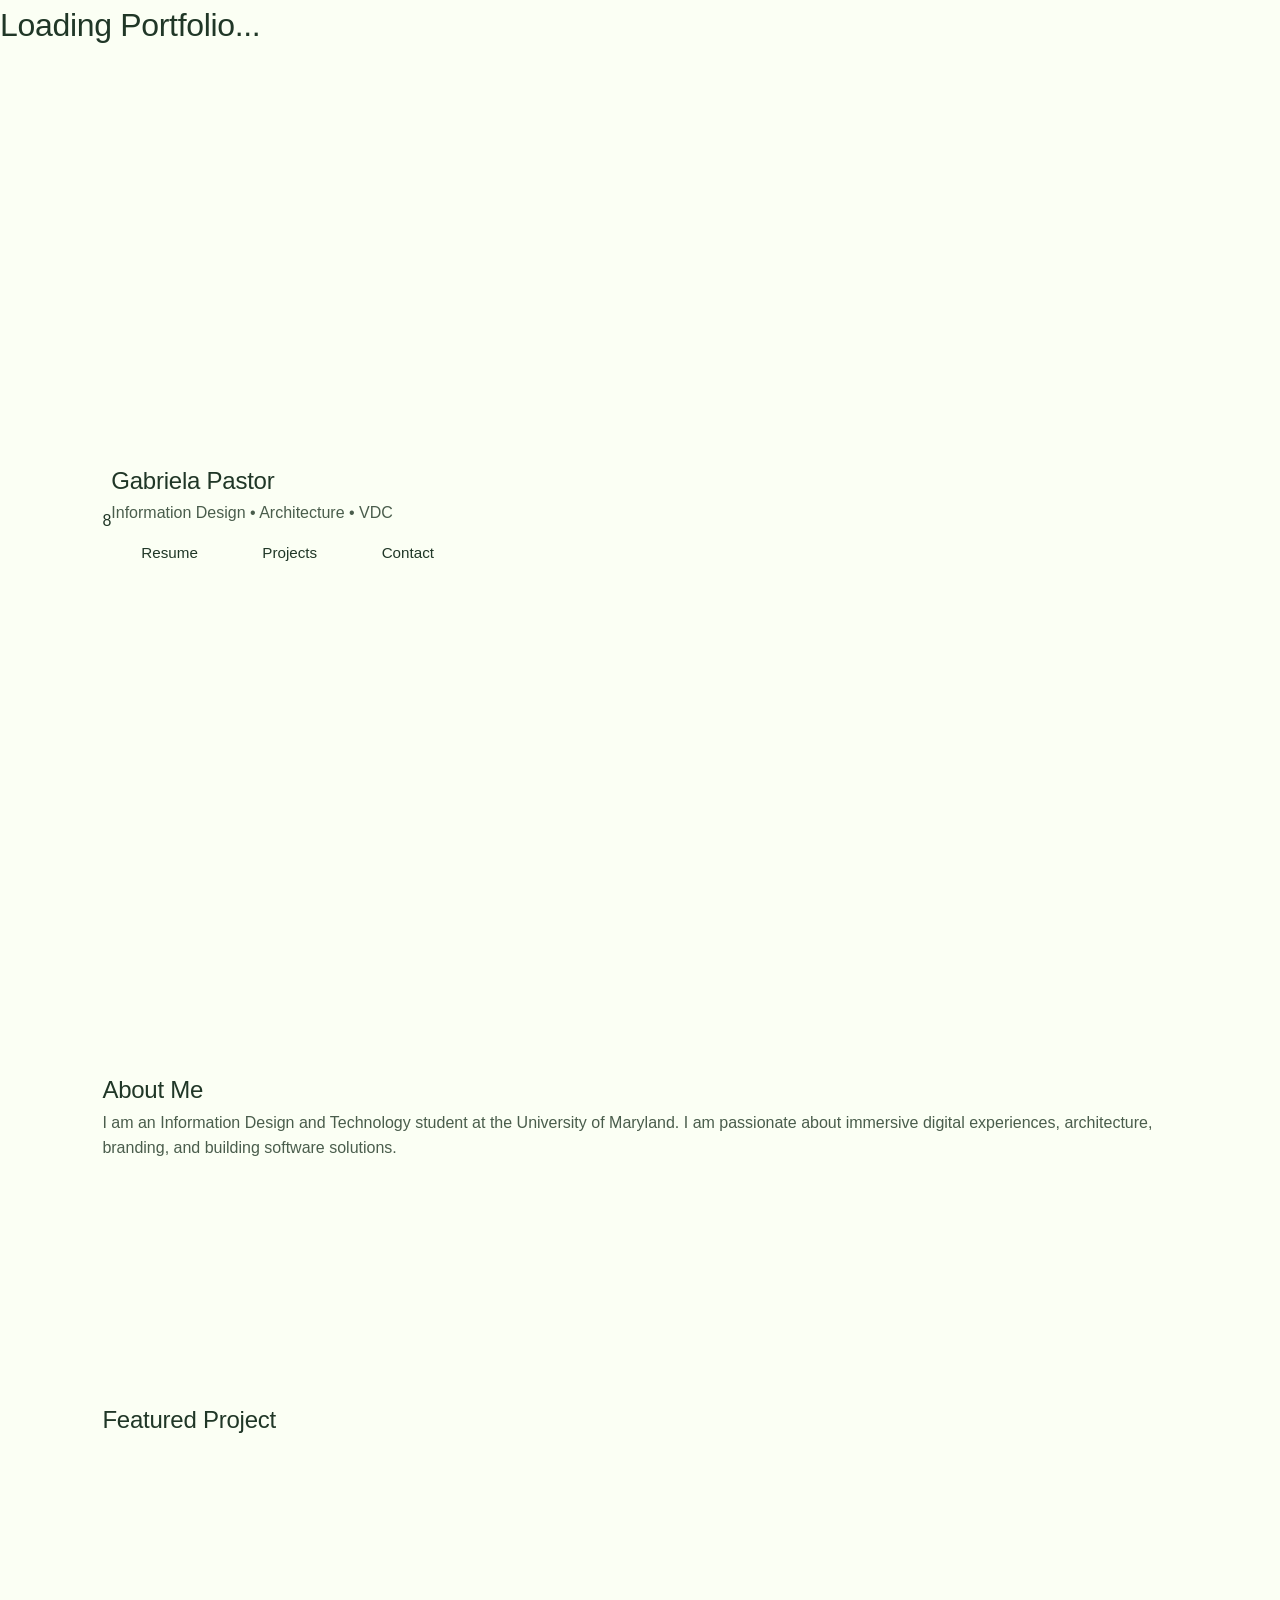
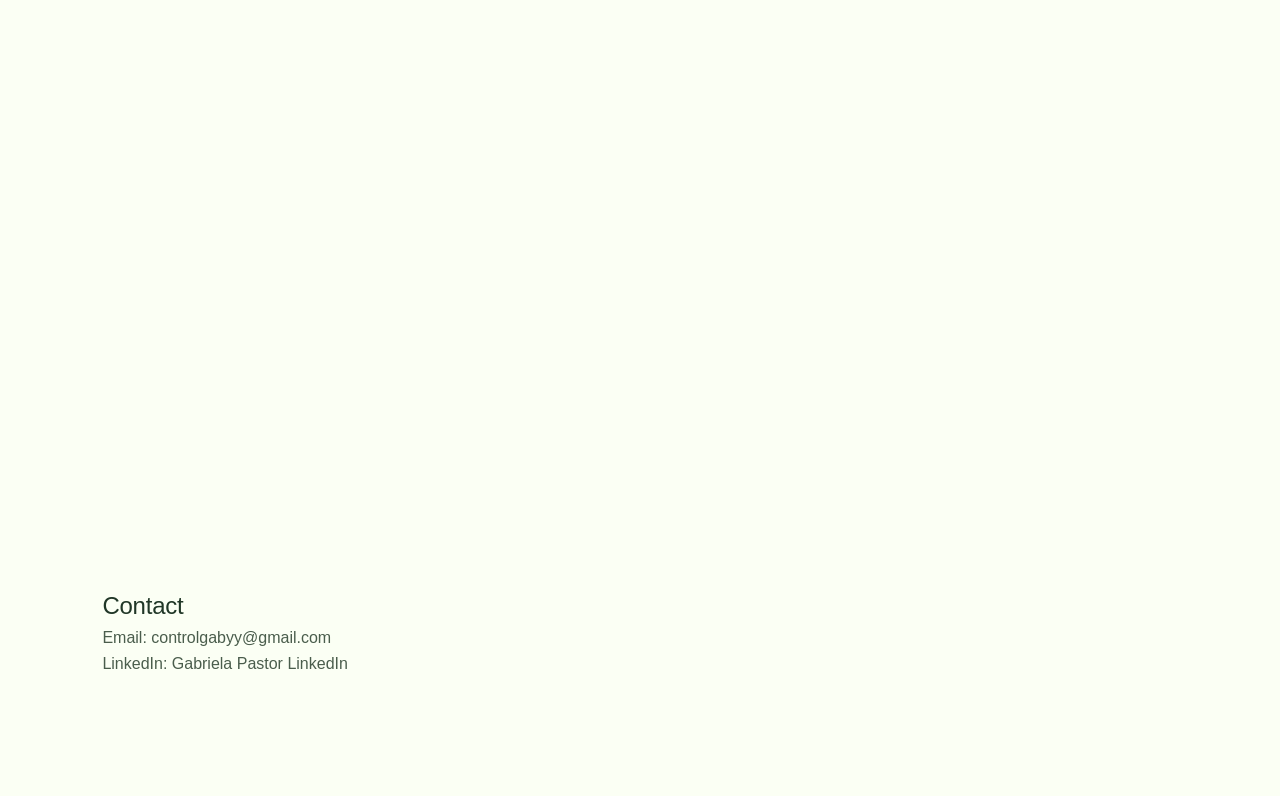
<file: Index.html>
<!DOCTYPE html>
<html lang="en">

<head>
  <meta charset="UTF-8">
  <meta name="viewport" content="width=device-width, initial-scale=1.0">

  <title>Gabriela Pastor Portfolio</title>

  <link rel="stylesheet" href="style.css">
</head>

<body>

  <!-- LOADER -->

  <div id="loader">

    <div class="loading-bubbles">
      <span></span>
      <span></span>
      <span></span>
    </div>

    <h1>Loading Portfolio...</h1>

  </div>

  <!-- FLOATING BALLS -->

  <div class="ball-container">

    <div class="ball"></div>
    <div class="ball"></div>
    <div class="ball"></div>
    <div class="ball"></div>
    <div class="ball"></div>

  </div>

  <!-- HERO -->

  <section class="hero">

    <div class="center-ball" id="mainBall">

      <div class="inner-eight">
        8
      </div>

    </div>

    <div class="hero-content">

      <h1>Gabriela Pastor</h1>

      <p>
        Information Design • Architecture • VDC
      </p>

      <div class="hero-buttons">

        <a href="resume.pdf" class="btn" target="_blank">
          Resume
        </a>

        <a href="#projects" class="btn secondary">
          Projects
        </a>

        <a href="#contact" class="btn secondary">
          Contact
        </a>

      </div>

    </div>

  </section>

  <!-- ABOUT -->

  <section class="section">

    <h2>About Me</h2>

    <p>
      I am an Information Design and Technology student at the University of Maryland. I am passionate about
      immersive digital experiences, architecture, branding, and building software solutions.
    </p>

  </section>

  <!-- PROJECTS -->

  <section class="section" id="projects">

    <h2>Featured Project</h2>

    <div class="card video-card">

      <iframe
        width="100%"
        height="500"
        src="https://www.youtube.com/embed/rOsHnGEO0bQ"
        title="Project Video"
        frameborder="0"
        allowfullscreen>
      </iframe>

    </div>

  </section>

  <!-- CONTACT -->

  <section class="section" id="contact">

    <h2>Contact</h2>

    <p>Email: controlgabyy@gmail.com</p>
    
<p>
  LinkedIn:
  <a href="https://www.linkedin.com/in/gabriela-pastor-1a924525a/" target="_blank">
    Gabriela Pastor LinkedIn
  </a>
</p>

  </section>

  <script src="script.js"></script>

</body>
</html>
</file>
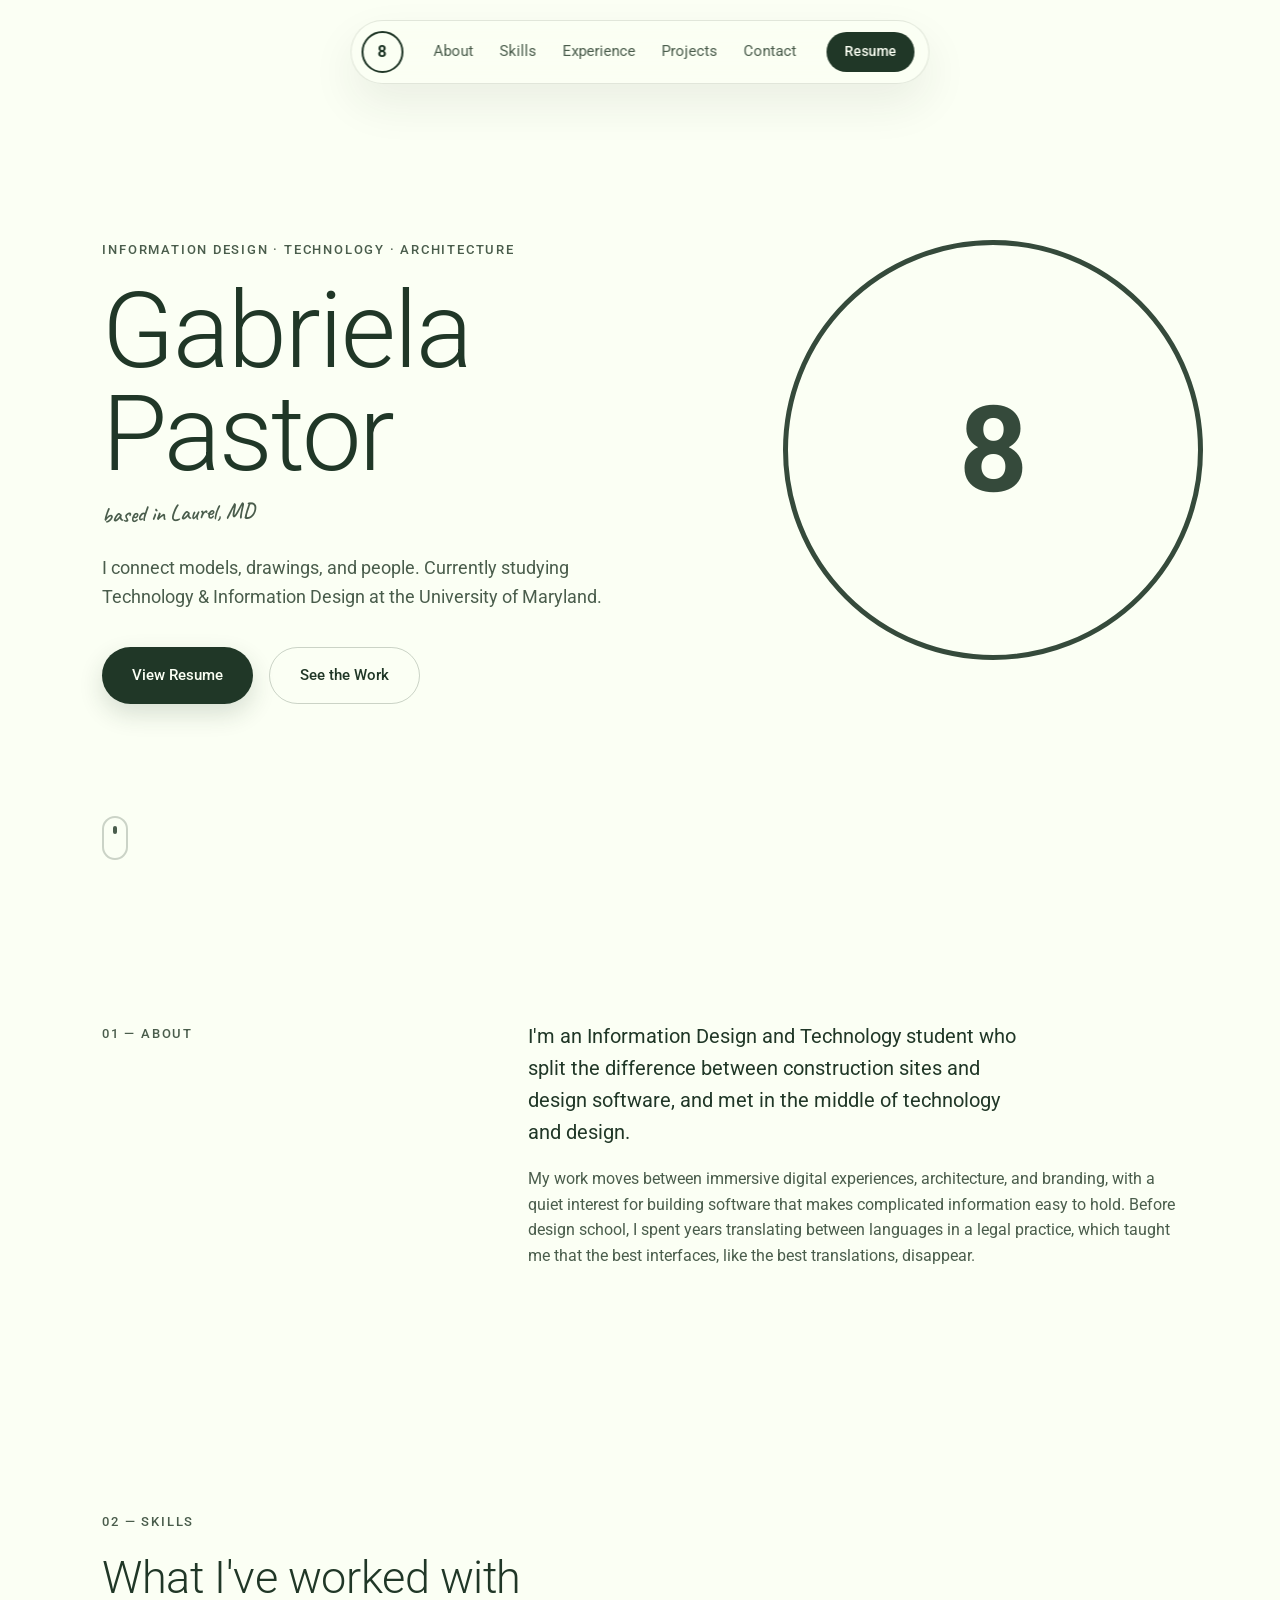
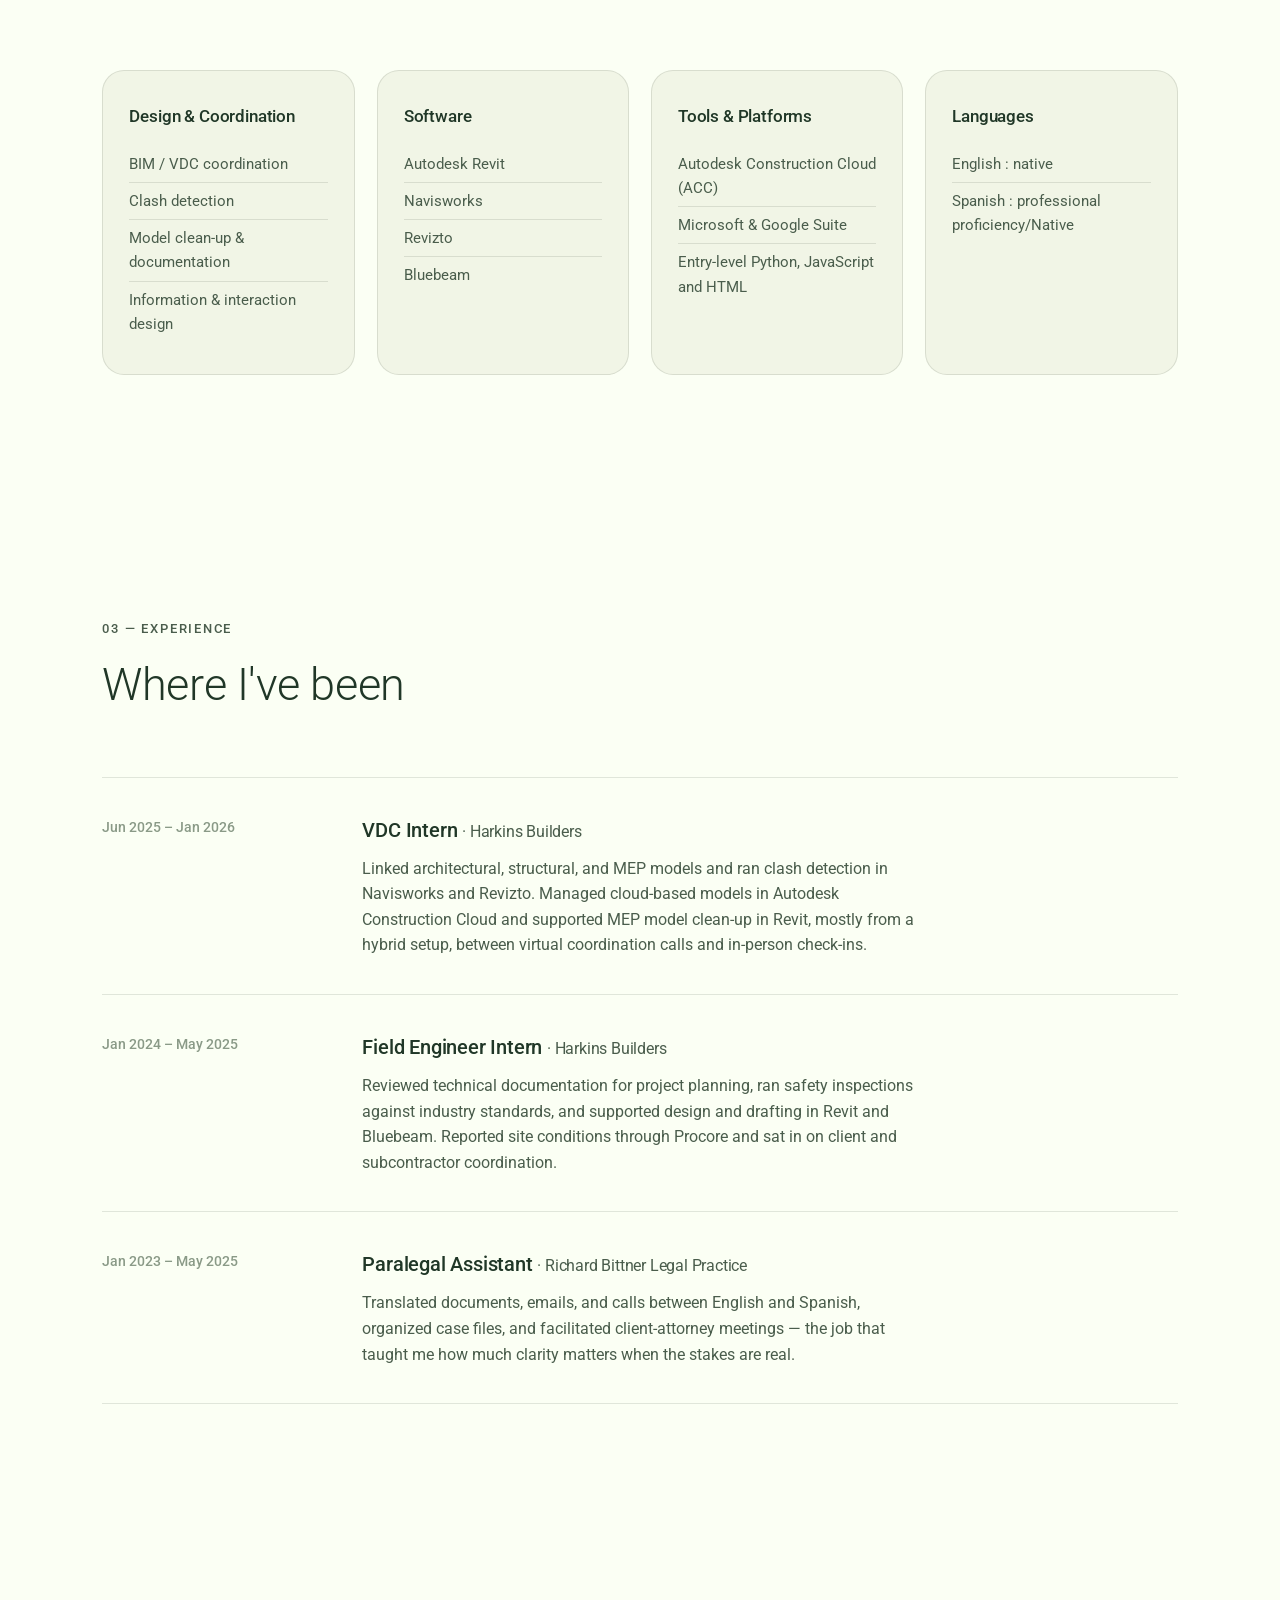
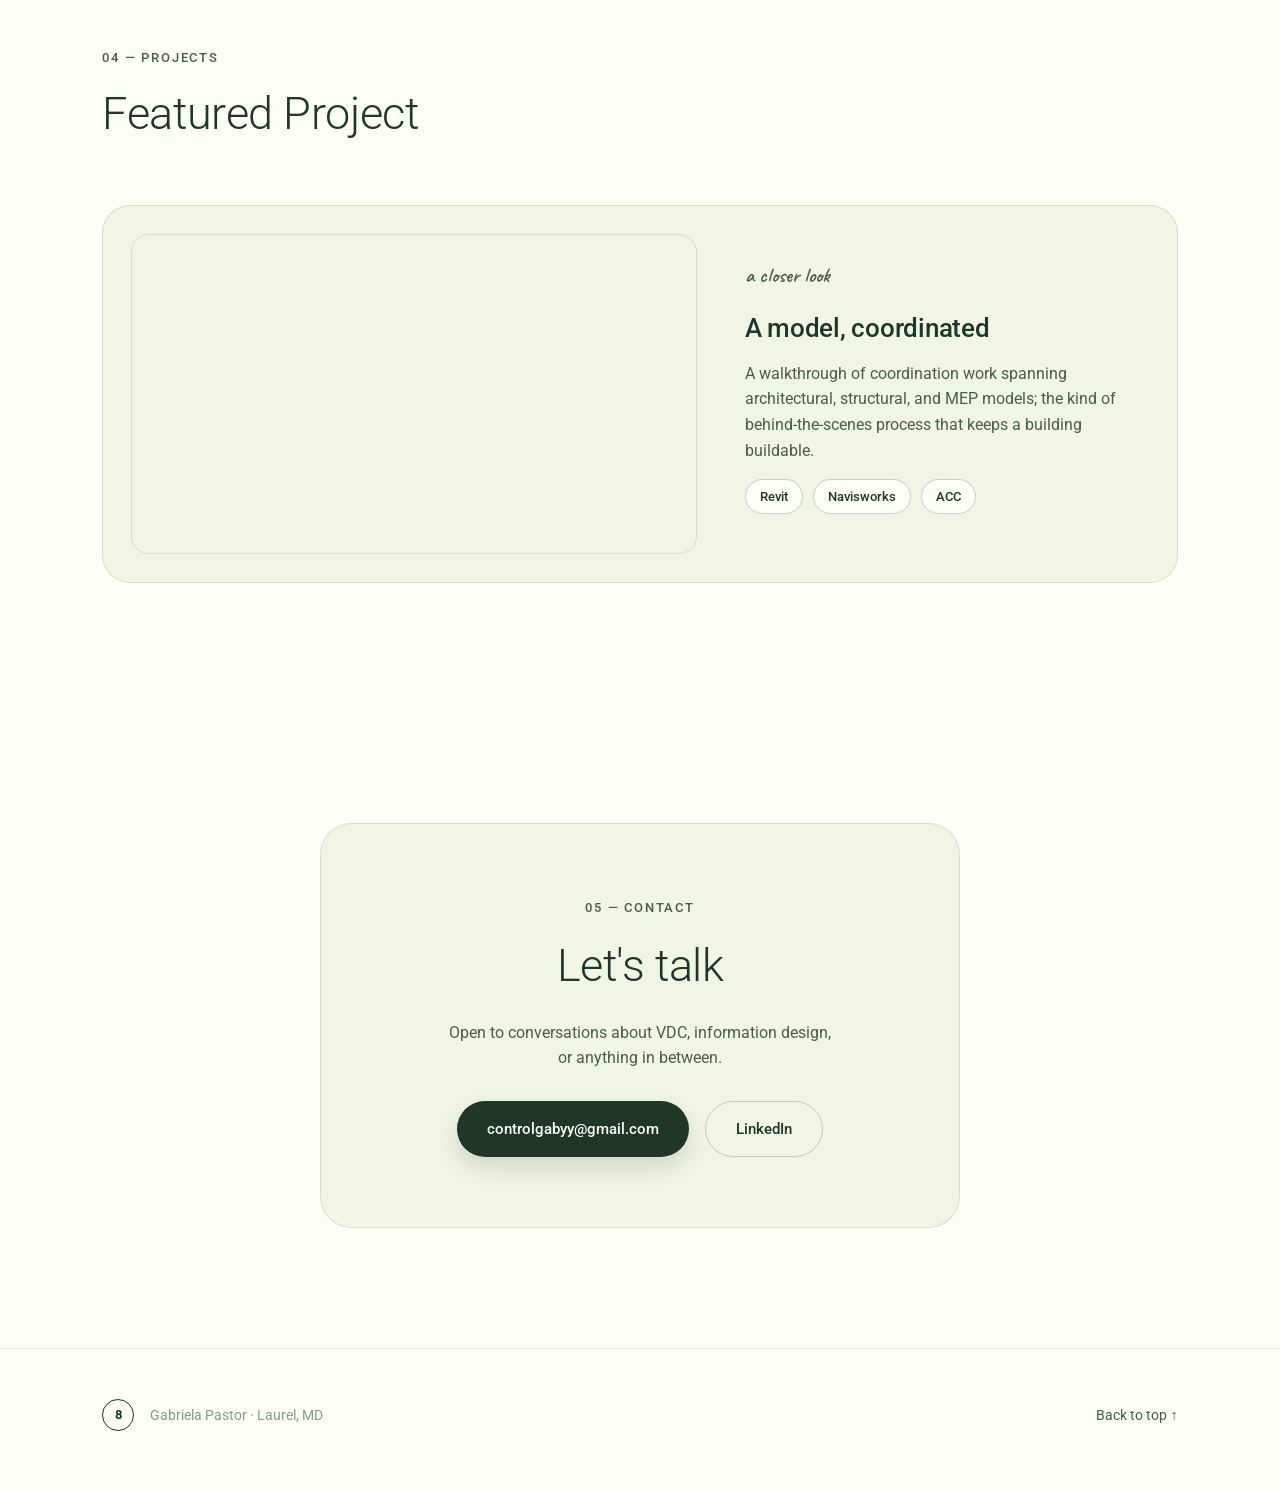
<file: index.html>
<!DOCTYPE html>
<html lang="en">
<head>
<meta charset="UTF-8">
<meta name="viewport" content="width=device-width, initial-scale=1.0">
<title>Gabriela Pastor : Technology and Information Design, Architecture, Design.</title>
<meta name="description" content="Gabriela Pastor is an Information Design &amp; Technology student working across architecture, VDC coordination, and digital design.">

<link rel="preconnect" href="https://fonts.googleapis.com">
<link rel="preconnect" href="https://fonts.gstatic.com" crossorigin>
<link href="https://fonts.googleapis.com/css2?family=Roboto:ital,wght@0,300;0,400;0,500;0,700;1,400&family=Caveat:wght@500;600&display=swap" rel="stylesheet">

<link rel="stylesheet" href="style.css">
</head>
<body>

<a class="skip-link" href="#main">Skip to content</a>

<!-- FLOATING NAV -->
<nav class="nav" id="nav" aria-label="Primary">
  <a href="#home" class="nav-mark" aria-label="Gabriela Pastor, home">
    <span class="mark-ring"><span class="mark-num">8</span></span>
  </a>
  <ul class="nav-links">
    <li><a href="#about" data-nav>About</a></li>
    <li><a href="#skills" data-nav>Skills</a></li>
    <li><a href="#experience" data-nav>Experience</a></li>
    <li><a href="#projects" data-nav>Projects</a></li>
    <li><a href="#contact" data-nav>Contact</a></li>
  </ul>
  <a href="resume.pdf" class="nav-cta" target="_blank" rel="noopener">Resume</a>
</nav>

<main id="main">

  <!-- HERO -->
  <section class="hero" id="home">
    <div class="hero-mark" aria-hidden="true">
      <span class="mark-ring big"><span class="mark-num">8</span></span>
    </div>

    <div class="hero-inner reveal">
      <p class="eyebrow">Information Design · Technology · Architecture</p>
      <h1 class="hero-title">Gabriela<br>Pastor</h1>
      <p class="hero-note handwritten" aria-hidden="true">based in Laurel, MD</p>
      <p class="hero-lede">
        I connect models, drawings, and people. Currently studying Technology &amp; Information
        Design at the University of Maryland.
      </p>
      <div class="hero-actions">
        <a href="resume.pdf" class="btn btn-primary" target="_blank" rel="noopener">View Resume</a>
        <a href="#projects" class="btn btn-secondary">See the Work</a>
      </div>
    </div>

    <button class="scroll-cue" id="scrollCue" aria-label="Scroll to about section">
      <span></span>
    </button>
  </section>

  <!-- ABOUT -->
  <section class="section about" id="about">
    <div class="section-grid">
      <div class="section-label reveal">
        <span class="eyebrow">01 — About</span>
      </div>
      <div class="section-body reveal">
        <p class="lede">
          I'm an Information Design and Technology student who split the difference between
          construction sites and design software, and met in the middle of technology and design.
        </p>
        <p>
          My work moves between immersive digital experiences, architecture, and branding, with a
          quiet interest for building software that makes complicated information easy to hold.
          Before design school, I spent years translating between languages in a legal practice,
          which taught me that the best interfaces, like the best translations, disappear.
        </p>
      </div>
    </div>
  </section>

  <!-- SKILLS -->
  <section class="section skills" id="skills">
    <div class="section-label reveal">
      <span class="eyebrow">02 — Skills</span>
      <h2>What I've worked with</h2>
    </div>

    <div class="skill-grid">

      <div class="skill-card reveal">
        <h3>Design &amp; Coordination</h3>
        <ul>
          <li>BIM / VDC coordination</li>
          <li>Clash detection</li>
          <li>Model clean-up &amp; documentation</li>
          <li>Information &amp; interaction design</li>
        </ul>
      </div>

      <div class="skill-card reveal">
        <h3>Software</h3>
        <ul>
          <li>Autodesk Revit</li>
          <li>Navisworks</li>
          <li>Revizto</li>
          <li>Bluebeam</li>
        </ul>
      </div>

      <div class="skill-card reveal">
        <h3>Tools &amp; Platforms</h3>
        <ul>
          <li>Autodesk Construction Cloud (ACC)</li>
          <li>Microsoft &amp; Google Suite</li>
          <li>Entry-level Python, JavaScript and HTML</li>
        </ul>
      </div>

      <div class="skill-card reveal">
        <h3>Languages</h3>
        <ul>
          <li>English : native</li>
          <li>Spanish : professional proficiency/Native </li>
        </ul>
      </div>

    </div>
  </section>

  <!-- EXPERIENCE -->
  <section class="section experience" id="experience">
    <div class="section-label reveal">
      <span class="eyebrow">03 — Experience</span>
      <h2>Where I've been</h2>
    </div>

    <ol class="timeline">

      <li class="timeline-item reveal">
        <div class="timeline-when">
          <span>Jun 2025 – Jan 2026</span>
        </div>
        <div class="timeline-what">
          <h3>VDC Intern <span>· Harkins Builders</span></h3>
          <p>
            Linked architectural, structural, and MEP models and ran clash detection in
            Navisworks and Revizto. Managed cloud-based models in Autodesk Construction Cloud
            and supported MEP model clean-up in Revit, mostly from a hybrid setup, between
            virtual coordination calls and in-person check-ins.
          </p>
        </div>
      </li>

      <li class="timeline-item reveal">
        <div class="timeline-when">
          <span>Jan 2024 – May 2025</span>
        </div>
        <div class="timeline-what">
          <h3>Field Engineer Intern <span>· Harkins Builders</span></h3>
          <p>
            Reviewed technical documentation for project planning, ran safety inspections against
            industry standards, and supported design and drafting in Revit and Bluebeam. Reported
            site conditions through Procore and sat in on client and subcontractor coordination.
          </p>
        </div>
      </li>

      <li class="timeline-item reveal">
        <div class="timeline-when">
          <span>Jan 2023 – May 2025</span>
        </div>
        <div class="timeline-what">
          <h3>Paralegal Assistant <span>· Richard Bittner Legal Practice</span></h3>
          <p>
            Translated documents, emails, and calls between English and Spanish, organized case
            files, and facilitated client-attorney meetings — the job that taught me how much
            clarity matters when the stakes are real.
          </p>
        </div>
      </li>

    </ol>
  </section>

  <!-- PROJECTS -->
  <section class="section projects" id="projects">
    <div class="section-label reveal">
      <span class="eyebrow">04 — Projects</span>
      <h2>Featured Project</h2>
    </div>

    <article class="project-story reveal">
      <div class="project-media">
        <div class="video-frame">
          <iframe
            src="https://www.youtube.com/embed/rOsHnGEO0bQ"
            title="Featured project video"
            loading="lazy"
            frameborder="0"
            allowfullscreen>
          </iframe>
        </div>
      </div>
      <div class="project-copy">
        <p class="handwritten project-tag" aria-hidden="true">a closer look</p>
        <h3>A model, coordinated</h3>
        <p>
          A walkthrough of coordination work spanning architectural, structural, and MEP models;
          the kind of behind-the-scenes process that keeps a building buildable.
        </p>
        <p class="tech-tags">
          <span>Revit</span><span>Navisworks</span><span>ACC</span>
        </p>
      </div>
    </article>
  </section>

  <!-- CONTACT -->
  <section class="section contact" id="contact">
    <div class="contact-card reveal">
      <span class="eyebrow">05 — Contact</span>
      <h2>Let's talk</h2>
      <p>
        Open to conversations about VDC, information design, or anything in between.
      </p>
      <div class="contact-links">
        <a href="mailto:controlgabyy@gmail.com" class="btn btn-primary">
          controlgabyy@gmail.com
        </a>
        <a href="https://www.linkedin.com/in/gabriela-pastor-1a924525a/" target="_blank" rel="noopener" class="btn btn-secondary">
          LinkedIn
        </a>
      </div>
    </div>
  </section>

</main>

<footer class="footer">
  <span class="mark-ring small"><span class="mark-num">8</span></span>
  <p>Gabriela Pastor · Laurel, MD</p>
  <a href="#home">Back to top ↑</a>
</footer>

<script src="script.js"></script>
</body>
</html>
</file>
<file: style.css>
/* ========================================================
   TOKENS
======================================================== */
:root{
  --bg: #FBFFF4;
  --bg-alt: #F1F5E6;
  --bg-alt-2: #E9EFDC;
  --ink: #203727;
  --ink-soft: #4A5D4C;
  --ink-faint: #8A9A87;
  --line: rgba(32,55,39,0.12);
  --line-strong: rgba(32,55,39,0.22);
  --shadow-soft: 0 20px 45px rgba(32,55,39,0.08);

  --font-body: "Roboto", -apple-system, sans-serif;
  --font-hand: "Caveat", cursive;

  --ease: cubic-bezier(.22,1,.36,1);
  --nav-h: 76px;
}

*{ margin:0; padding:0; box-sizing:border-box; }

html{
  scroll-behavior:smooth;
  scroll-padding-top: 100px;
}

body{
  background:var(--bg);
  color:var(--ink);
  font-family:var(--font-body);
  font-weight:400;
  line-height:1.6;
  -webkit-font-smoothing:antialiased;
}

img{ max-width:100%; display:block; }

a{ color:inherit; text-decoration:none; }

ul, ol{ list-style:none; }

.skip-link{
  position:absolute;
  left:-999px;
  top:0;
  background:var(--ink);
  color:var(--bg);
  padding:12px 20px;
  border-radius:0 0 8px 0;
  z-index:1000;
}
.skip-link:focus{ left:0; }

:focus-visible{
  outline:2px solid var(--ink);
  outline-offset:3px;
  border-radius:4px;
}

.handwritten{
  font-family:var(--font-hand);
  font-weight:600;
  color:var(--ink-soft);
}

@media (prefers-reduced-motion: reduce){
  *, *::before, *::after{
    animation-duration:0.001ms !important;
    animation-iteration-count:1 !important;
    transition-duration:0.001ms !important;
    scroll-behavior:auto !important;
  }
}

/* ========================================================
   TYPOGRAPHY SCALE
======================================================== */
.eyebrow{
  display:inline-block;
  font-size:0.8rem;
  font-weight:500;
  letter-spacing:0.14em;
  text-transform:uppercase;
  color:var(--ink-soft);
}

h1, h2, h3{
  font-weight:400;
  color:var(--ink);
  letter-spacing:-0.01em;
}

.hero-title{
  font-size:clamp(3.2rem, 9vw, 6.6rem);
  font-weight:300;
  line-height:0.98;
  letter-spacing:-0.02em;
  margin:18px 0 6px;
}

.section-label h2,
.contact-card h2{
  font-size:clamp(2rem, 4vw, 2.8rem);
  font-weight:300;
  margin-top:10px;
}

.lede{
  font-size:1.25rem;
  font-weight:400;
  color:var(--ink);
  max-width:46ch;
}

p{ color:var(--ink-soft); }

/* ========================================================
   NAV
======================================================== */
.nav{
  position:fixed;
  top:20px;
  left:50%;
  transform:translateX(-50%);
  z-index:500;
  display:flex;
  align-items:center;
  gap:28px;
  padding:10px 14px 10px 10px;
  border-radius:999px;
  background:rgba(251,255,244,0.7);
  backdrop-filter:blur(14px) saturate(1.2);
  -webkit-backdrop-filter:blur(14px) saturate(1.2);
  border:1px solid var(--line);
  box-shadow:var(--shadow-soft);
  transition:padding 0.35s var(--ease), gap 0.35s var(--ease), top 0.35s var(--ease);
}

.nav.shrink{
  top:12px;
  padding:6px 12px 6px 6px;
  gap:22px;
}

.nav-mark{ display:flex; align-items:center; }

.mark-ring{
  --size: 42px;
  width:var(--size);
  height:var(--size);
  border-radius:50%;
  border:2px solid var(--ink);
  display:flex;
  align-items:center;
  justify-content:center;
  transition:transform 0.4s var(--ease);
}
.mark-num{
  font-size:1rem;
  font-weight:700;
  color:var(--ink);
}
.nav-mark:hover .mark-ring{ transform:rotate(12deg) scale(1.06); }

.nav-links{
  display:flex;
  gap:22px;
  font-size:0.92rem;
}

.nav-links a{
  position:relative;
  color:var(--ink-soft);
  padding:6px 2px;
  transition:color 0.25s var(--ease);
}
.nav-links a::after{
  content:"";
  position:absolute;
  left:0; right:100%;
  bottom:0;
  height:1.5px;
  background:var(--ink);
  transition:right 0.3s var(--ease);
}
.nav-links a:hover{ color:var(--ink); }
.nav-links a:hover::after{ right:0; }
.nav-links a.active{ color:var(--ink); }
.nav-links a.active::after{ right:0; }

.nav-cta{
  font-size:0.85rem;
  font-weight:500;
  background:var(--ink);
  color:var(--bg);
  padding:9px 18px;
  border-radius:999px;
  transition:transform 0.25s var(--ease), box-shadow 0.25s var(--ease);
  white-space:nowrap;
}
.nav-cta:hover{ transform:scale(1.045); box-shadow:0 8px 20px rgba(32,55,39,0.18); }

@media (max-width:720px){
  .nav-links{ display:none; }
  .nav{ gap:14px; }
}

/* ========================================================
   HERO
======================================================== */
.hero{
  min-height:100vh;
  display:flex;
  align-items:center;
  position:relative;
  padding:140px 8% 100px;
  overflow:hidden;
}

.hero-mark{
  position:absolute;
  right:6%;
  top:50%;
  transform:translateY(-50%);
  pointer-events:none;
  opacity:0.9;
}
.mark-ring.big{
  --size: min(38vw, 420px);
  border-width:5px;
  animation:float-mark 8s ease-in-out infinite;
}
.mark-ring.big .mark-num{ font-size:min(10vw, 120px); }

@keyframes float-mark{
  0%, 100%{ transform:translateY(0); }
  50%{ transform:translateY(-18px); }
}

.hero-inner{ max-width:640px; position:relative; z-index:2; }

.hero-note{ font-size:1.4rem; margin:2px 0 22px; transform:rotate(-2deg); display:inline-block; }

.hero-lede{
  font-size:1.15rem;
  max-width:52ch;
  margin-bottom:36px;
}

.hero-actions{ display:flex; gap:16px; flex-wrap:wrap; }

.scroll-cue{
  position:absolute;
  bottom:40px;
  left:8%;
  width:26px;
  height:44px;
  border:2px solid var(--line-strong);
  border-radius:999px;
  background:none;
  cursor:pointer;
  display:flex;
  justify-content:center;
  padding-top:8px;
}
.scroll-cue span{
  width:4px; height:8px;
  border-radius:2px;
  background:var(--ink-soft);
  animation:cue-drop 1.6s ease-in-out infinite;
}
@keyframes cue-drop{
  0%{ transform:translateY(0); opacity:1; }
  70%{ opacity:0; }
  100%{ transform:translateY(14px); opacity:0; }
}

@media (max-width:720px){
  .hero{ padding:120px 7% 80px; }
  .hero-mark{ opacity:0.35; right:-10%; }
}

/* ========================================================
   BUTTONS
======================================================== */
.btn{
  display:inline-flex;
  align-items:center;
  justify-content:center;
  padding:15px 30px;
  border-radius:999px;
  font-weight:500;
  font-size:0.95rem;
  transition:transform 0.25s var(--ease), box-shadow 0.25s var(--ease), background 0.25s var(--ease);
}

.btn-primary{
  background:var(--ink);
  color:var(--bg);
  box-shadow:0 10px 24px rgba(32,55,39,0.16);
}
.btn-primary:hover{ transform:translateY(-2px) scale(1.02); box-shadow:0 14px 30px rgba(32,55,39,0.22); }

.btn-secondary{
  background:transparent;
  color:var(--ink);
  border:1.5px solid var(--line-strong);
}
.btn-secondary:hover{ transform:translateY(-2px); background:var(--bg-alt); }

/* ========================================================
   SECTIONS (generic)
======================================================== */
.section{
  padding:120px 8%;
  position:relative;
}

.section-grid{
  display:grid;
  grid-template-columns:0.9fr 1.6fr;
  gap:60px;
}

.section-label{ position:sticky; top:120px; align-self:start; }
.section-label h2{ margin-top:8px; }

@media (max-width:860px){
  .section-grid{ grid-template-columns:1fr; gap:24px; }
  .section-label{ position:static; }
}

/* ========================================================
   ABOUT
======================================================== */
.about p + p{ margin-top:18px; }

/* ========================================================
   SKILLS
======================================================== */
.skill-grid{
  margin-top:56px;
  display:grid;
  grid-template-columns:repeat(4, 1fr);
  gap:22px;
}

.skill-card{
  background:var(--bg-alt);
  border:1px solid var(--line);
  border-radius:22px;
  padding:32px 26px;
  transition:transform 0.3s var(--ease), box-shadow 0.3s var(--ease), background 0.3s var(--ease);
}
.skill-card:hover{
  transform:translateY(-6px);
  box-shadow:var(--shadow-soft);
  background:var(--bg-alt-2);
}
.skill-card h3{
  font-size:1.05rem;
  font-weight:500;
  margin-bottom:16px;
}
.skill-card li{
  color:var(--ink-soft);
  font-size:0.95rem;
  padding:6px 0;
  border-top:1px solid var(--line);
}
.skill-card li:first-child{ border-top:none; }

@media (max-width:1000px){
  .skill-grid{ grid-template-columns:repeat(2, 1fr); }
}
@media (max-width:560px){
  .skill-grid{ grid-template-columns:1fr; }
}

/* ========================================================
   EXPERIENCE / TIMELINE
======================================================== */
.timeline{
  margin-top:56px;
  border-top:1px solid var(--line);
}

.timeline-item{
  display:grid;
  grid-template-columns:220px 1fr;
  gap:40px;
  padding:36px 0;
  border-bottom:1px solid var(--line);
  transition:padding 0.3s var(--ease);
}
.timeline-item:hover{ padding-left:12px; }

.timeline-when span{
  font-size:0.9rem;
  color:var(--ink-faint);
  font-weight:500;
}

.timeline-what h3{
  font-size:1.25rem;
  font-weight:500;
  margin-bottom:10px;
}
.timeline-what h3 span{
  font-weight:400;
  color:var(--ink-soft);
  font-size:1rem;
}
.timeline-what p{ max-width:62ch; }

@media (max-width:720px){
  .timeline-item{ grid-template-columns:1fr; gap:10px; }
}

/* ========================================================
   PROJECTS
======================================================== */
.project-story{
  margin-top:56px;
  display:grid;
  grid-template-columns:1.4fr 1fr;
  gap:48px;
  align-items:center;
  background:var(--bg-alt);
  border:1px solid var(--line);
  border-radius:28px;
  padding:28px;
}

.video-frame{
  position:relative;
  width:100%;
  padding-top:56.25%;
  border-radius:18px;
  overflow:hidden;
  border:1px solid var(--line);
}
.video-frame iframe{
  position:absolute; inset:0; width:100%; height:100%; border:0;
}

.project-tag{ font-size:1.3rem; margin-bottom:6px; display:inline-block; }
.project-copy h3{ font-size:1.6rem; font-weight:500; margin-bottom:12px; }
.project-copy p{ margin-bottom:16px; }

.tech-tags{ display:flex; gap:10px; flex-wrap:wrap; }
.tech-tags span{
  font-size:0.82rem;
  font-weight:500;
  color:var(--ink);
  background:var(--bg);
  border:1px solid var(--line-strong);
  padding:6px 14px;
  border-radius:999px;
}

@media (max-width:860px){
  .project-story{ grid-template-columns:1fr; }
}

/* ========================================================
   CONTACT
======================================================== */
.contact-card{
  max-width:640px;
  margin:0 auto;
  text-align:center;
  padding:70px 40px;
  background:var(--bg-alt);
  border:1px solid var(--line);
  border-radius:32px;
}
.contact-card p{ margin:18px auto 30px; max-width:44ch; }
.contact-links{ display:flex; gap:16px; flex-wrap:wrap; justify-content:center; }

/* ========================================================
   FOOTER
======================================================== */
.footer{
  padding:50px 8% 60px;
  display:flex;
  align-items:center;
  gap:16px;
  border-top:1px solid var(--line);
  color:var(--ink-faint);
  font-size:0.9rem;
}
.mark-ring.small{ --size:32px; border-width:1.5px; }
.mark-ring.small .mark-num{ font-size:0.8rem; }
.footer p{ flex:1; color:var(--ink-faint); }
.footer a{ color:var(--ink-soft); transition:color 0.2s; }
.footer a:hover{ color:var(--ink); }

/* ========================================================
   SCROLL REVEAL
======================================================== */
.reveal{
  opacity:0;
  transform:translateY(24px);
  transition:opacity 0.7s var(--ease), transform 0.7s var(--ease);
}
.reveal.is-visible{
  opacity:1;
  transform:translateY(0);
}

/* ========================================================
   PARTICLE BURST (signature easter egg)
======================================================== */
.particle{
  position:fixed;
  width:6px;
  height:6px;
  background:var(--ink);
  border-radius:50%;
  pointer-events:none;
  z-index:900;
  animation:burst 0.8s ease-out forwards;
}
@keyframes burst{
  to{ transform:translate(var(--x), var(--y)); opacity:0; }
}
</file>
